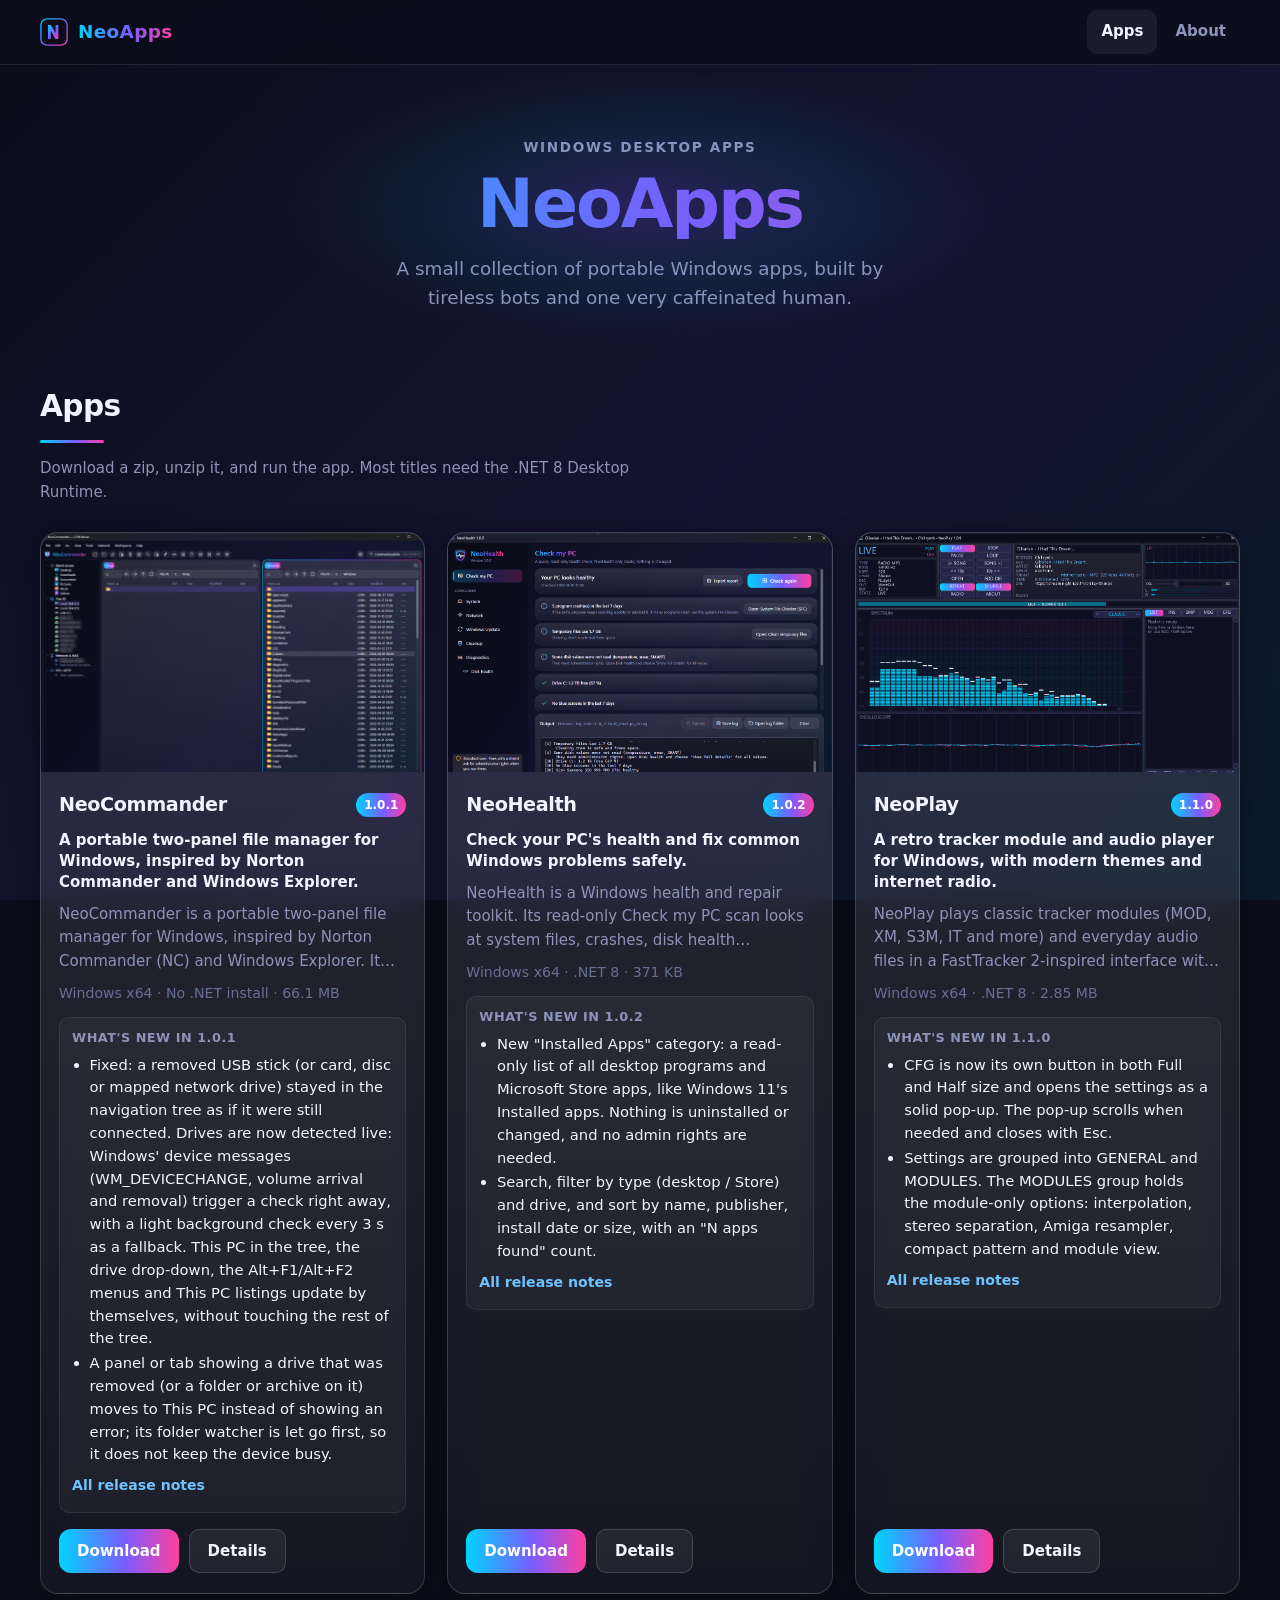
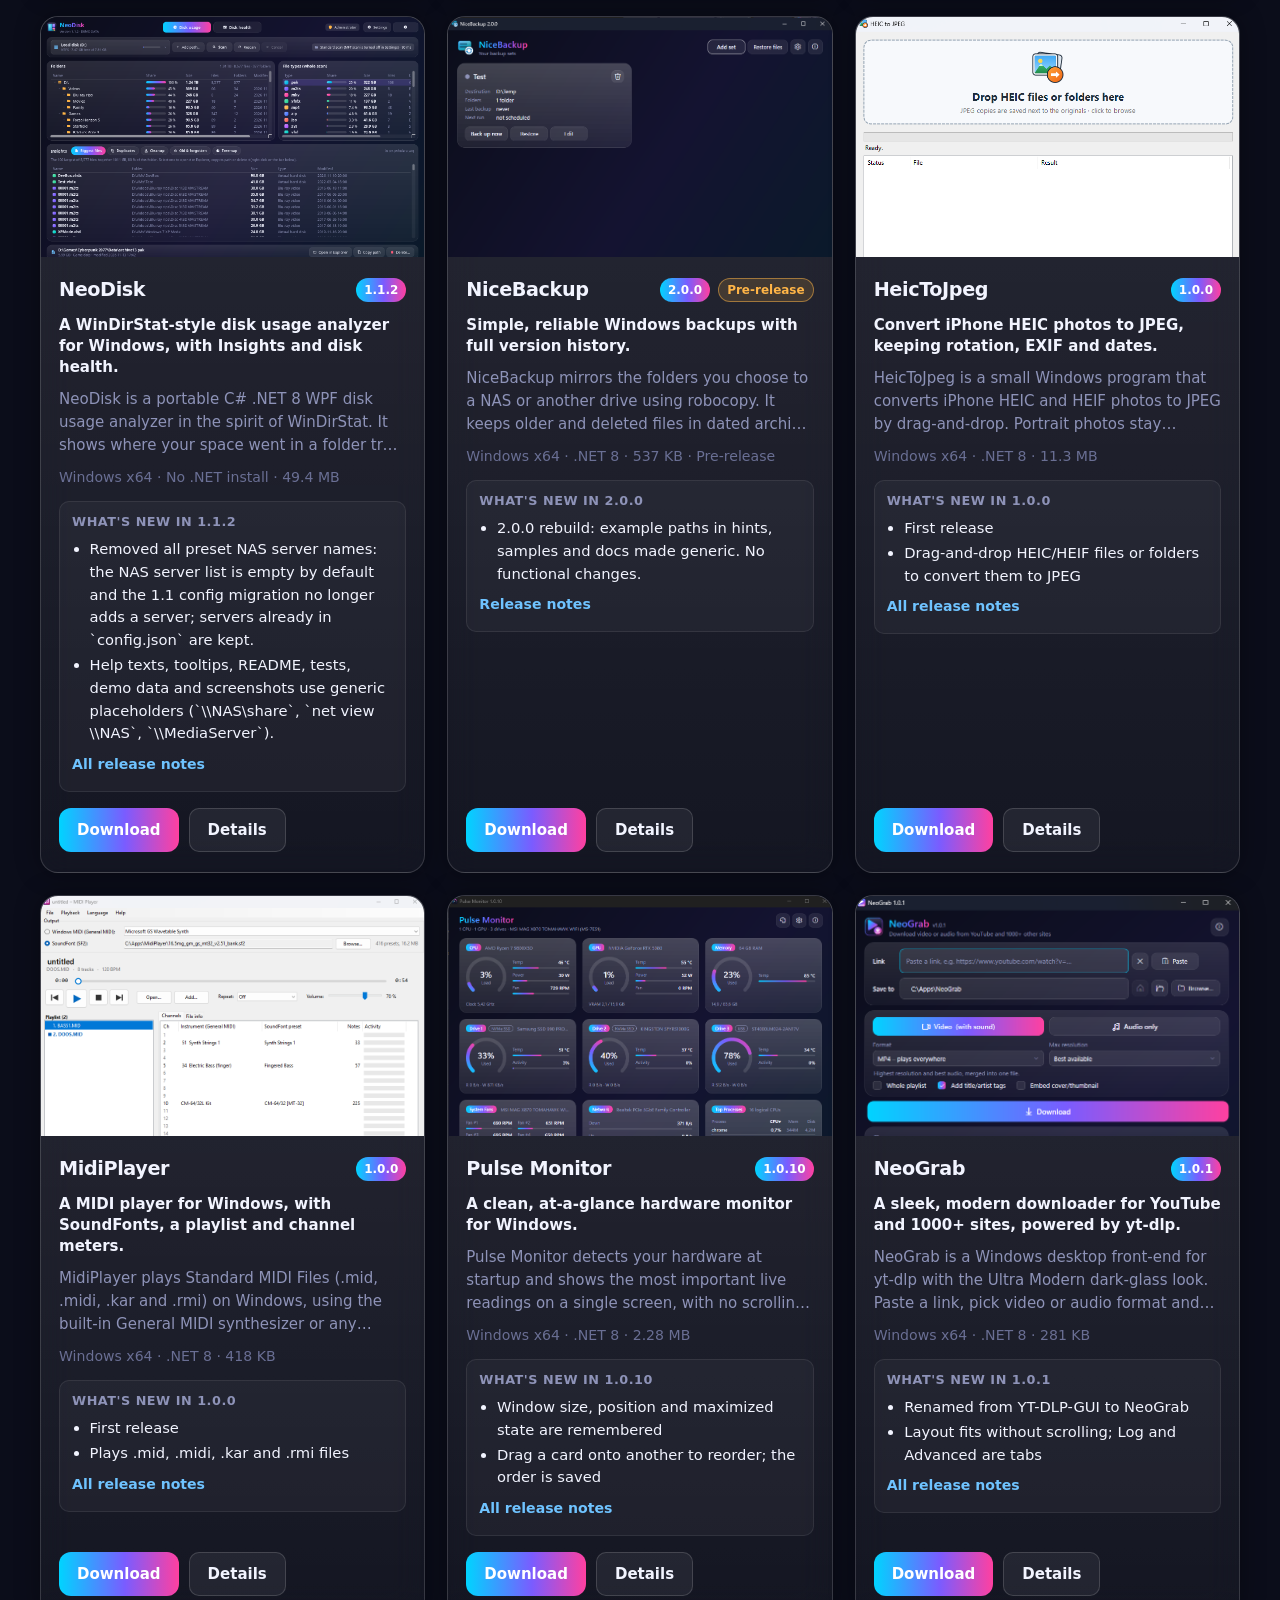
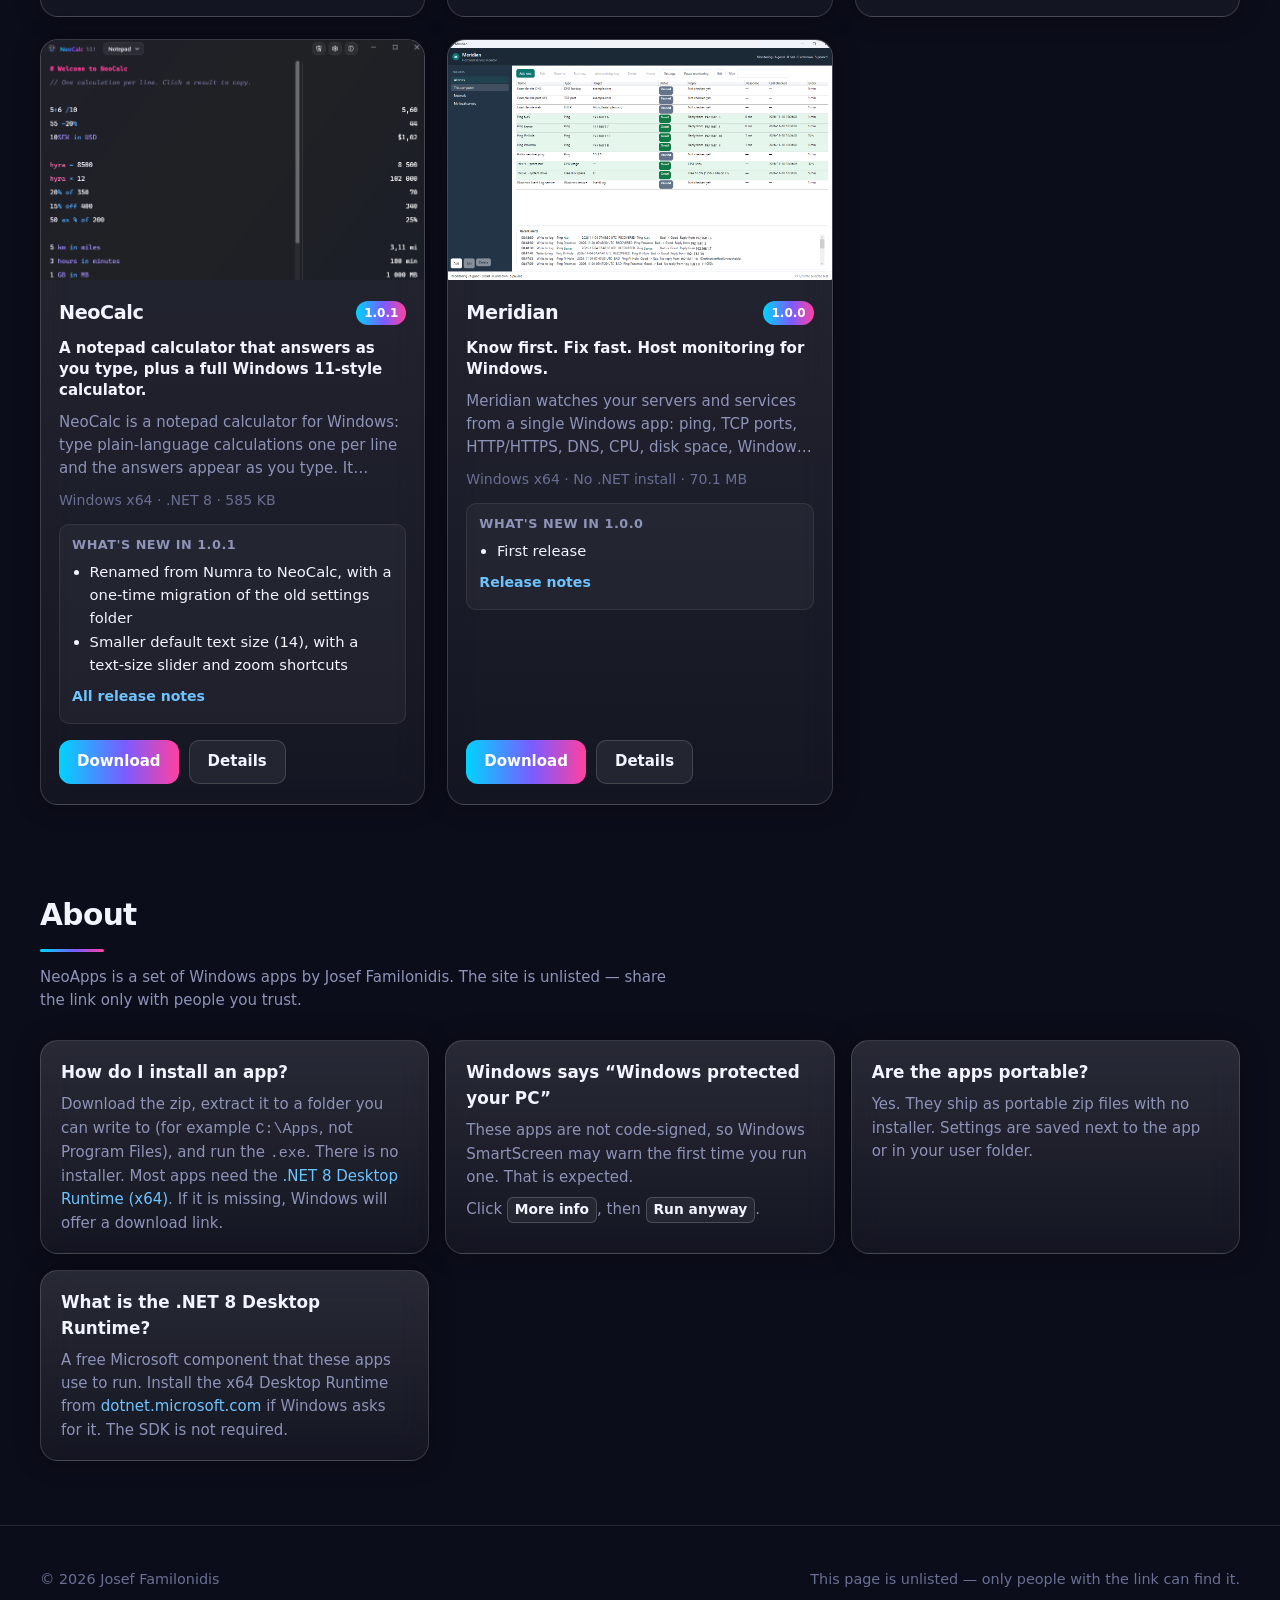
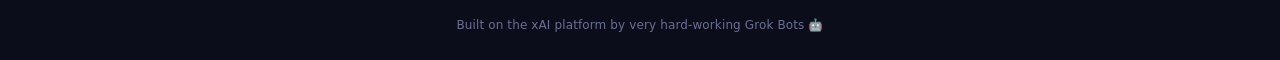
<file: index.html>
<!DOCTYPE html>
<html lang="en">
<head>
  <meta charset="utf-8">
  <meta name="viewport" content="width=device-width, initial-scale=1, viewport-fit=cover">
  <meta name="robots" content="noindex, nofollow">
  <meta name="description" content="Portable Windows desktop apps by Josef Familonidis.">
  <title>NeoApps</title>
  <link rel="icon" href="favicon.svg" type="image/svg+xml">
  <link rel="stylesheet" href="css/style.css">
</head>
<body>
  <a class="skip-link" href="#main">Skip to content</a>
  <header id="site-header"></header>
  <main id="main">
    <section class="hero" id="top">
      <div class="wrap">
        <p class="hero-kicker">Windows desktop apps</p>
        <h1 class="hero-title">NeoApps</h1>
        <p class="hero-sub" id="hero-sub">A small collection of portable Windows apps, built by tireless bots and one very caffeinated human.</p>
      </div>
    </section>

    <section id="apps" class="section">
      <div class="wrap">
        <h2 class="section-title">Apps</h2>
        <p class="section-lead">Download a zip, unzip it, and run the app. Most titles need the .NET 8 Desktop Runtime.</p>
        <div id="app-grid" class="app-grid"></div>
      </div>
    </section>

    <section id="about" class="section">
      <div class="wrap">
        <h2 class="section-title">About</h2>
        <p class="section-lead">NeoApps is a set of Windows apps by Josef Familonidis. The site is unlisted — share the link only with people you trust.</p>
        <div class="faq">
          <article class="faq-item">
            <h3>How do I install an app?</h3>
            <p>Download the zip, extract it to a folder you can write to (for example <code>C:\Apps</code>, not Program Files), and run the <code>.exe</code>. There is no installer. Most apps need the <a href="https://dotnet.microsoft.com/download/dotnet/8.0">.NET 8 Desktop Runtime (x64)</a>. If it is missing, Windows will offer a download link.</p>
          </article>
          <article class="faq-item">
            <h3>Windows says “Windows protected your PC”</h3>
            <p>These apps are not code-signed, so Windows SmartScreen may warn the first time you run one. That is expected.</p>
            <p>Click <span class="kbd">More info</span>, then <span class="kbd">Run anyway</span>.</p>
          </article>
          <article class="faq-item">
            <h3>Are the apps portable?</h3>
            <p>Yes. They ship as portable zip files with no installer. Settings are saved next to the app or in your user folder.</p>
          </article>
          <article class="faq-item">
            <h3>What is the .NET 8 Desktop Runtime?</h3>
            <p>A free Microsoft component that these apps use to run. Install the x64 Desktop Runtime from <a href="https://dotnet.microsoft.com/download/dotnet/8.0">dotnet.microsoft.com</a> if Windows asks for it. The SDK is not required.</p>
          </article>
        </div>
      </div>
    </section>
  </main>
  <footer id="site-footer"></footer>

  <div id="lightbox" class="lightbox" hidden role="dialog" aria-modal="true" aria-label="Screenshot">
    <button type="button" class="lightbox-close" aria-label="Close screenshot">×</button>
    <img alt="">
  </div>

  <script src="js/site.js" defer></script>
  <script src="js/home.js" defer></script>
</body>
</html>
</file>
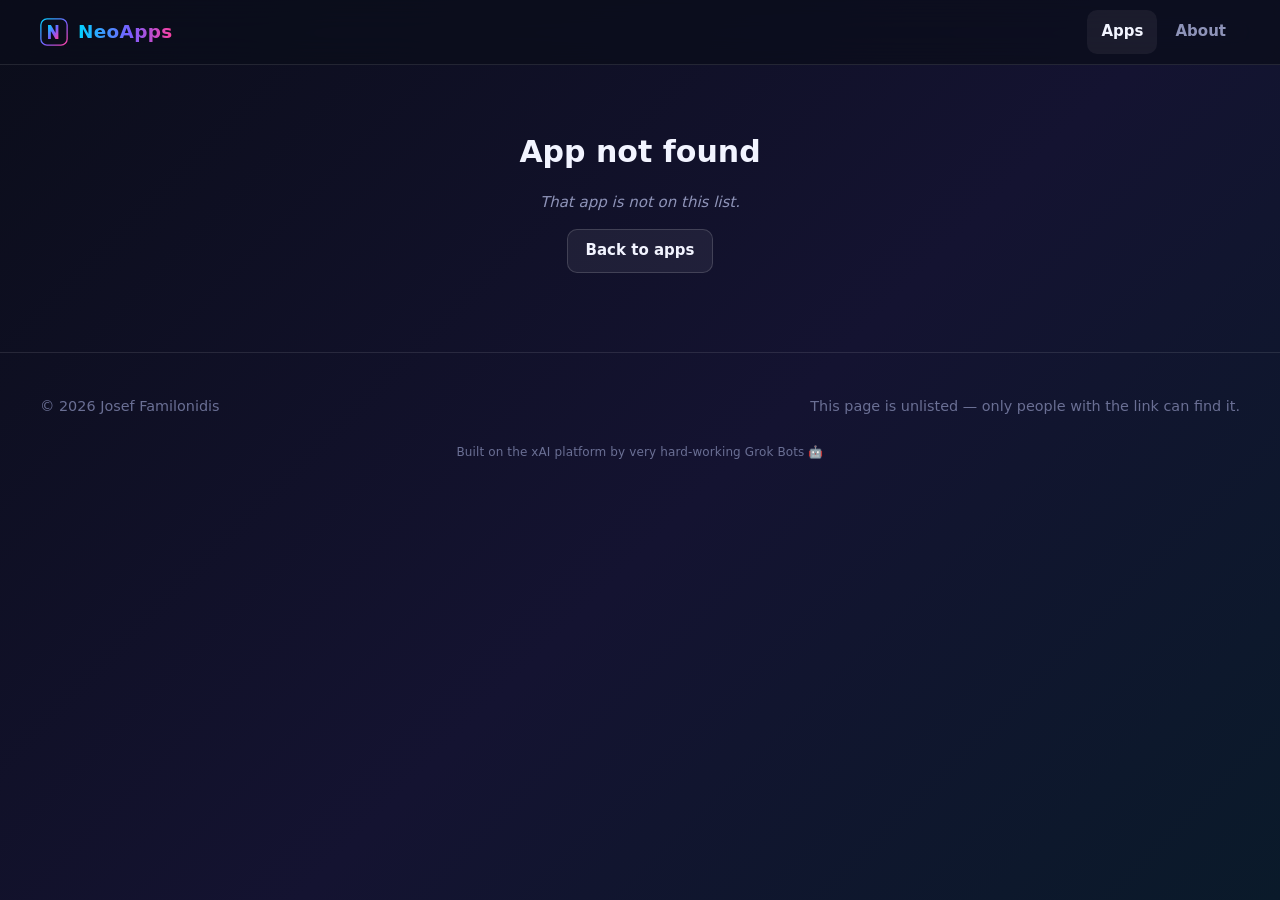
<file: app.html>
<!DOCTYPE html>
<html lang="en">
<head>
  <meta charset="utf-8">
  <meta name="viewport" content="width=device-width, initial-scale=1, viewport-fit=cover">
  <meta name="robots" content="noindex, nofollow">
  <meta name="description" content="A portable Windows desktop app by Josef Familonidis.">
  <title>App · NeoApps</title>
  <link rel="icon" href="favicon.svg" type="image/svg+xml">
  <link rel="stylesheet" href="css/style.css">
</head>
<body>
  <a class="skip-link" href="#main">Skip to content</a>
  <header id="site-header"></header>
  <main id="main">
    <div class="wrap" id="app-page">
      <p class="empty-note">Loading…</p>
    </div>
  </main>
  <footer id="site-footer"></footer>

  <div id="lightbox" class="lightbox" hidden role="dialog" aria-modal="true" aria-label="Screenshot">
    <button type="button" class="lightbox-close" aria-label="Close screenshot">×</button>
    <img alt="">
  </div>

  <script src="js/site.js" defer></script>
  <script src="js/app-page.js" defer></script>
</body>
</html>
</file>
<file: css/style.css>
/* NeoApps — Ultra Modern theme. All colours from the shared WPF Modern.xaml. */

:root {
  --bg-0: #0B0D1A;
  --bg-1: #141331;
  --bg-2: #0A1A2A;
  --page-bg: linear-gradient(135deg, #0B0D1A 0%, #141331 55%, #0A1A2A 100%);
  --card-bg: linear-gradient(180deg, rgba(255, 255, 255, 0.12), rgba(255, 255, 255, 0.04));
  --card-border: rgba(255, 255, 255, 0.15);
  --card-radius: 18px;
  --card-shadow: 0 0 24px rgba(0, 0, 0, 0.35);
  --accent: linear-gradient(90deg, #00D4FF 0%, #7A5CFF 55%, #FF40A0 100%);
  --accent-cyan: #00D4FF;
  --accent-violet: #7A5CFF;
  --accent-pink: #FF40A0;
  --text: #F2F4FF;
  --muted: #8E93B8;
  --dim: #6A6F94;
  --link: #6FC3FF;
  --ok: #3DDC97;
  --warn: #FFB547;
  --error: #FF5C7A;
  --btn-bg: rgba(255, 255, 255, 0.063);
  --btn-border: rgba(255, 255, 255, 0.15);
  --btn-radius: 10px;
  --btn-primary-radius: 12px;
  --font: "Segoe UI Variable Text", "Segoe UI", system-ui, Inter, sans-serif;
  --font-mono: "Cascadia Mono", Consolas, ui-monospace, monospace;
  --nav-height: 64px;
  --content: 1200px;
  --body: 15px;
  --tap: 44px;
  --pad: 24px;
  --safe-t: env(safe-area-inset-top, 0px);
  --safe-r: env(safe-area-inset-right, 0px);
  --safe-b: env(safe-area-inset-bottom, 0px);
  --safe-l: env(safe-area-inset-left, 0px);
  color-scheme: dark;
}

@media (max-width: 699px) {
  :root {
    --body: 16px;
    --pad: 16px;
    --nav-height: 56px;
  }
}

*,
*::before,
*::after {
  box-sizing: border-box;
}

html {
  scroll-behavior: smooth;
  scroll-padding-top: calc(var(--nav-height) + var(--safe-t) + 12px);
  -webkit-text-size-adjust: 100%;
  text-size-adjust: 100%;
}

body {
  margin: 0;
  min-height: 100dvh;
  font-family: var(--font);
  font-size: var(--body);
  line-height: 1.55;
  color: var(--text);
  background-color: var(--bg-0);
  background-image: var(--page-bg);
  background-attachment: fixed;
  background-size: cover;
  overflow-x: hidden;
}

img,
svg,
video {
  max-width: 100%;
  height: auto;
}

a {
  color: var(--link);
  text-decoration: none;
}

a:hover {
  text-decoration: underline;
}

:focus-visible {
  outline: 2px solid var(--accent-cyan);
  outline-offset: 3px;
}

.skip-link {
  position: absolute;
  left: var(--pad);
  top: -100px;
  z-index: 200;
  padding: 8px 14px;
  border-radius: 8px;
  background: var(--bg-0);
  color: var(--text);
}

.skip-link:focus {
  top: calc(var(--safe-t) + 8px);
}

.wrap {
  width: min(var(--content), calc(100% - var(--pad) - var(--pad) - var(--safe-l) - var(--safe-r)));
  margin-inline: auto;
}

/* ---- Header / nav ---- */

.site-header {
  position: sticky;
  top: 0;
  z-index: 100;
  padding-top: var(--safe-t);
  background: rgba(11, 13, 26, 0.78);
  backdrop-filter: blur(20px) saturate(1.2);
  -webkit-backdrop-filter: blur(20px) saturate(1.2);
  border-bottom: 1px solid rgba(255, 255, 255, 0.1);
}

.site-header .nav-inner {
  display: flex;
  align-items: center;
  justify-content: space-between;
  gap: 12px;
  min-height: var(--nav-height);
}

.brand {
  display: inline-flex;
  align-items: center;
  gap: 10px;
  min-height: var(--tap);
  font-weight: 700;
  font-size: 1.15rem;
  letter-spacing: 0.02em;
  color: var(--text);
  text-decoration: none;
}

.brand:hover {
  text-decoration: none;
}

.brand-mark {
  width: 28px;
  height: 28px;
  flex: 0 0 28px;
}

.brand-name {
  background-image: var(--accent);
  -webkit-background-clip: text;
  background-clip: text;
  color: transparent;
}

.nav-toggle {
  display: none;
  align-items: center;
  justify-content: center;
  width: var(--tap);
  height: var(--tap);
  margin-right: -8px;
  padding: 0;
  border: 1px solid var(--btn-border);
  border-radius: 10px;
  background: var(--btn-bg);
  color: var(--text);
  cursor: pointer;
}

.nav-toggle-bars,
.nav-toggle-bars::before,
.nav-toggle-bars::after {
  display: block;
  width: 18px;
  height: 2px;
  background: var(--text);
  border-radius: 1px;
  position: relative;
  transition: transform 0.2s ease, opacity 0.2s ease;
}

.nav-toggle-bars::before,
.nav-toggle-bars::after {
  content: "";
  position: absolute;
  left: 0;
}

.nav-toggle-bars::before { top: -6px; }
.nav-toggle-bars::after { top: 6px; }

.site-header.is-open .nav-toggle-bars {
  background: transparent;
}

.site-header.is-open .nav-toggle-bars::before {
  top: 0;
  transform: rotate(45deg);
}

.site-header.is-open .nav-toggle-bars::after {
  top: 0;
  transform: rotate(-45deg);
}

.nav-links {
  display: flex;
  align-items: center;
  gap: 4px;
  list-style: none;
  margin: 0;
  padding: 0;
}

.nav-links a {
  display: inline-flex;
  align-items: center;
  justify-content: center;
  min-height: var(--tap);
  padding: 0 14px;
  border-radius: 10px;
  color: var(--muted);
  font-weight: 600;
  text-decoration: none;
}

.nav-links a:hover,
.nav-links a[aria-current="page"],
.nav-links a.is-active {
  color: var(--text);
  background: rgba(255, 255, 255, 0.06);
  text-decoration: none;
}

@media (max-width: 699px) {
  .nav-toggle {
    display: inline-flex;
  }

  .nav-links {
    display: none;
    position: absolute;
    left: 0;
    right: 0;
    top: 100%;
    flex-direction: column;
    align-items: stretch;
    gap: 4px;
    padding: 8px max(var(--pad), var(--safe-l)) calc(12px + var(--safe-b)) max(var(--pad), var(--safe-r));
    background: #0B0D1A;
    border-bottom: 1px solid rgba(255, 255, 255, 0.1);
    box-shadow: 0 16px 32px rgba(0, 0, 0, 0.55);
  }

  .site-header.is-open .nav-links {
    display: flex;
  }

  .nav-links a {
    justify-content: flex-start;
    width: 100%;
    padding: 0 16px;
  }

  body.nav-open {
    overflow: hidden;
  }
}

/* ---- Hero ---- */

.hero {
  position: relative;
  padding: 72px 0 48px;
  overflow: hidden;
  text-align: center;
}

.hero::before {
  content: "";
  position: absolute;
  left: 50%;
  top: 0;
  width: min(720px, 90vw);
  height: 280px;
  transform: translateX(-50%);
  background: radial-gradient(ellipse at center, rgba(122, 92, 255, 0.22), rgba(0, 212, 255, 0.08) 40%, transparent 70%);
  pointer-events: none;
}

.hero-kicker {
  margin: 0 0 10px;
  color: var(--muted);
  font-size: 0.85rem;
  font-weight: 600;
  letter-spacing: 0.12em;
  text-transform: uppercase;
}

.hero-title {
  margin: 0 0 16px;
  font-size: clamp(2.4rem, 8vw, 4.25rem);
  font-weight: 700;
  letter-spacing: -0.03em;
  line-height: 1.05;
  background-image: var(--accent);
  -webkit-background-clip: text;
  background-clip: text;
  color: transparent;
}

.hero-sub {
  margin: 0 auto;
  max-width: 34rem;
  color: var(--muted);
  font-size: clamp(1rem, 2.2vw, 1.15rem);
}

@media (max-height: 850px) {
  .hero {
    padding: 48px 0 32px;
  }
}

/* ---- Sections ---- */

.section {
  padding: 24px 0 64px;
}

.section-title {
  margin: 0 0 8px;
  font-size: clamp(1.45rem, 3vw, 1.85rem);
  font-weight: 700;
  letter-spacing: -0.02em;
}

.section-title::after {
  content: "";
  display: block;
  width: 64px;
  height: 3px;
  margin: 10px 0 22px;
  border-radius: 2px;
  background-image: var(--accent);
}

.section-lead {
  margin: -8px 0 28px;
  color: var(--muted);
  max-width: 40rem;
}

/* ---- Cards / app grid ---- */

.app-grid {
  display: grid;
  grid-template-columns: repeat(auto-fit, minmax(min(100%, 320px), 1fr));
  gap: 22px;
}

.card {
  display: flex;
  flex-direction: column;
  background-image: var(--card-bg);
  border: 1px solid var(--card-border);
  border-radius: var(--card-radius);
  box-shadow: var(--card-shadow);
  backdrop-filter: blur(16px);
  -webkit-backdrop-filter: blur(16px);
  overflow: hidden;
  min-width: 0;
  transition: transform 0.2s ease, border-color 0.2s ease, box-shadow 0.2s ease;
}

@media (hover: hover) {
  .card:hover {
    transform: translateY(-2px);
    border-color: rgba(255, 255, 255, 0.28);
    box-shadow: 0 0 28px rgba(0, 0, 0, 0.45);
  }
}

.card-shot {
  position: relative;
  aspect-ratio: 16 / 10;
  background: rgba(0, 0, 0, 0.28);
  display: flex;
  align-items: center;
  justify-content: center;
  overflow: hidden;
}

.card-shot img {
  width: 100%;
  height: 100%;
  object-fit: cover;
  object-position: top center;
  cursor: zoom-in;
}

.card-shot img[data-lightbox] {
  -webkit-touch-callout: none;
}

.shot-placeholder {
  display: flex;
  flex-direction: column;
  align-items: center;
  justify-content: center;
  gap: 12px;
  width: 100%;
  height: 100%;
  padding: 24px;
  color: var(--muted);
  text-align: center;
  background:
    radial-gradient(ellipse at 50% 40%, rgba(122, 92, 255, 0.18), transparent 60%),
    rgba(0, 0, 0, 0.15);
}

.shot-placeholder img {
  width: 96px;
  height: 96px;
  object-fit: contain;
  cursor: default;
}

.shot-placeholder .ph-icon {
  width: 64px;
  height: 64px;
  border-radius: 16px;
  background-image: var(--accent);
  opacity: 0.85;
}

.shot-placeholder span {
  font-size: 0.92rem;
  font-weight: 600;
}

.card-body {
  display: flex;
  flex-direction: column;
  gap: 10px;
  padding: 18px 18px 20px;
  flex: 1;
  min-width: 0;
}

.card-head {
  display: flex;
  align-items: center;
  flex-wrap: wrap;
  gap: 8px;
}

.card-head h3 {
  margin: 0;
  font-size: 1.2rem;
  font-weight: 700;
  letter-spacing: -0.02em;
  margin-right: auto;
}

.card-head h3 a {
  color: var(--text);
  text-decoration: none;
}

.card-head h3 a:hover {
  color: var(--link);
}

.badge {
  display: inline-flex;
  align-items: center;
  justify-content: center;
  min-height: 24px;
  padding: 0 8px;
  border-radius: 999px;
  font-size: 0.75rem;
  font-weight: 700;
  line-height: 1;
  white-space: nowrap;
}

.badge-version {
  background-image: var(--accent);
  color: #fff;
}

.badge-pre {
  background: rgba(255, 181, 71, 0.15);
  border: 1px solid rgba(255, 181, 71, 0.5);
  color: var(--warn);
}

.badge-soon {
  background: rgba(142, 147, 184, 0.12);
  border: 1px solid rgba(142, 147, 184, 0.35);
  color: var(--muted);
}

.badge-new {
  background-image: var(--accent);
  color: #fff;
  letter-spacing: 0.08em;
  box-shadow: 0 0 10px rgba(0, 212, 255, 0.35);
}

.app-hero-info .card-head {
  margin-bottom: 8px;
  align-items: center;
}

.app-hero-info .card-head h1 {
  margin: 0;
  margin-right: auto;
}

.tagline {
  margin: 0;
  color: var(--text);
  font-weight: 600;
  line-height: 1.4;
}

.desc {
  margin: 0;
  color: var(--muted);
  display: -webkit-box;
  -webkit-line-clamp: 3;
  line-clamp: 3;
  -webkit-box-orient: vertical;
  overflow: hidden;
}

.desc code,
.prose code {
  font-family: var(--font-mono);
  font-size: 0.9em;
  color: var(--accent-cyan);
}

.meta {
  margin: 0;
  color: var(--dim);
  font-size: 0.88rem;
}

.whats-new {
  margin: 2px 0 0;
  padding: 10px 12px;
  border-radius: 10px;
  background: rgba(255, 255, 255, 0.04);
  border: 1px solid rgba(255, 255, 255, 0.08);
}

.whats-new h4 {
  margin: 0 0 6px;
  font-size: 0.8rem;
  font-weight: 700;
  letter-spacing: 0.04em;
  text-transform: uppercase;
  color: var(--muted);
}

.whats-new ul {
  margin: 0;
  padding-left: 1.1rem;
  color: var(--text);
  font-size: 0.92rem;
}

.whats-new li + li {
  margin-top: 2px;
}

.whats-new .more {
  display: inline-flex;
  align-items: center;
  min-height: 32px;
  margin-top: 4px;
  font-size: 0.88rem;
  font-weight: 600;
}

.card-actions {
  display: flex;
  flex-wrap: wrap;
  gap: 10px;
  margin-top: auto;
  padding-top: 6px;
}

/* ---- Buttons ---- */

.btn {
  display: inline-flex;
  align-items: center;
  justify-content: center;
  gap: 8px;
  min-height: var(--tap);
  padding: 0 18px;
  border-radius: var(--btn-radius);
  border: 1px solid var(--btn-border);
  background: var(--btn-bg);
  color: var(--text);
  font: inherit;
  font-weight: 600;
  text-decoration: none;
  cursor: pointer;
  position: relative;
  isolation: isolate;
  overflow: hidden;
  transition: border-color 0.15s ease, transform 0.15s ease;
}

.btn:hover {
  text-decoration: none;
  border-color: rgba(255, 255, 255, 0.32);
}

.btn::after {
  content: "";
  position: absolute;
  inset: 0;
  border-radius: inherit;
  background-image: var(--accent);
  opacity: 0;
  z-index: -1;
  transition: opacity 0.18s ease;
}

.btn:hover::after,
.btn:focus-visible::after {
  opacity: 0.95;
}

.btn-primary {
  border: 0;
  border-radius: var(--btn-primary-radius);
  background-image: var(--accent);
  color: #fff;
}

.btn-primary::after {
  display: none;
}

.btn-primary:hover {
  filter: brightness(1.08);
}

.btn:disabled,
.btn.is-disabled {
  opacity: 0.45;
  pointer-events: none;
}

@media (max-width: 519px) {
  .card-actions {
    flex-direction: column;
  }

  .card-actions .btn {
    width: 100%;
  }
}

/* ---- About / FAQ ---- */

.faq {
  display: grid;
  grid-template-columns: repeat(auto-fit, minmax(min(100%, 340px), 1fr));
  gap: 16px;
}

.faq-item {
  padding: 18px 20px;
  background-image: var(--card-bg);
  border: 1px solid var(--card-border);
  border-radius: var(--card-radius);
  box-shadow: var(--card-shadow);
  backdrop-filter: blur(16px);
  -webkit-backdrop-filter: blur(16px);
}

.faq-item h3 {
  margin: 0 0 8px;
  font-size: 1.05rem;
}

.faq-item p {
  margin: 0;
  color: var(--muted);
}

.faq-item p + p {
  margin-top: 8px;
}

.kbd {
  display: inline-block;
  padding: 1px 7px;
  border-radius: 6px;
  border: 1px solid rgba(255, 255, 255, 0.18);
  background: rgba(255, 255, 255, 0.06);
  color: var(--text);
  font-weight: 600;
  font-size: 0.92em;
  white-space: nowrap;
}

/* ---- Footer ---- */

.site-footer {
  padding: 28px 0 calc(28px + var(--safe-b));
  border-top: 1px solid rgba(255, 255, 255, 0.1);
  color: var(--dim);
  font-size: 0.9rem;
}

.site-footer .wrap {
  display: flex;
  flex-wrap: wrap;
  gap: 8px 24px;
  justify-content: space-between;
  align-items: baseline;
}

.site-footer .footer-built {
  width: min(var(--content), calc(100% - var(--pad) - var(--pad) - var(--safe-l) - var(--safe-r)));
  margin: 12px auto 0;
  text-align: center;
  font-size: 0.75rem;
  line-height: 1.4;
  font-weight: 400;
  color: #6A6F94;
  letter-spacing: 0.01em;
}

/* ---- App detail page ---- */

.back-link {
  display: inline-flex;
  align-items: center;
  min-height: var(--tap);
  margin: 16px 0 8px;
  color: var(--muted);
  font-weight: 600;
}

.back-link:hover {
  color: var(--link);
}

.app-hero {
  display: grid;
  grid-template-columns: minmax(0, 1.15fr) minmax(0, 1fr);
  gap: 32px;
  align-items: start;
  padding: 8px 0 32px;
}

.app-hero-shot {
  position: relative;
  aspect-ratio: 16 / 10;
  border-radius: var(--card-radius);
  border: 1px solid var(--card-border);
  background-image: var(--card-bg);
  box-shadow: var(--card-shadow);
  overflow: hidden;
  display: flex;
  align-items: center;
  justify-content: center;
}

.app-hero-shot img {
  width: 100%;
  height: 100%;
  object-fit: contain;
  cursor: zoom-in;
}

.app-hero-shot .shot-placeholder {
  min-height: 240px;
}

.shot-caption {
  margin: 8px 0 0;
  color: var(--dim);
  font-size: 0.85rem;
}

.app-hero-info h1 {
  margin: 0 0 8px;
  font-size: clamp(1.8rem, 4vw, 2.4rem);
  letter-spacing: -0.03em;
}

.app-hero-info .tagline {
  font-size: 1.05rem;
  margin-bottom: 12px;
}

.app-hero-info .prose {
  color: var(--muted);
}

.app-hero-info .card-actions {
  margin-top: 20px;
}

.run-hint {
  margin: 10px 0 0;
  color: var(--dim);
  font-size: 0.9rem;
}

.alt-downloads {
  margin: 10px 0 0;
  color: var(--muted);
  font-size: 0.9rem;
  line-height: 1.45;
}
.alt-downloads a {
  color: var(--link);
  text-decoration: underline;
  text-underline-offset: 2px;
}
.alt-downloads a:hover {
  color: var(--text);
}

.app-blocks {
  display: grid;
  gap: 28px;
  padding: 8px 0 64px;
}

.app-block h2 {
  margin: 0 0 12px;
  font-size: 1.25rem;
}

.feature-list,
.req-list,
.changes-list {
  margin: 0;
  padding-left: 1.2rem;
}

.feature-list li + li,
.req-list li + li,
.changes-list li + li {
  margin-top: 6px;
}

.changelog-entry + .changelog-entry {
  margin-top: 22px;
  padding-top: 18px;
  border-top: 1px solid rgba(255, 255, 255, 0.08);
}

.changelog-entry h3 {
  margin: 0 0 4px;
  font-size: 1.05rem;
  display: flex;
  flex-wrap: wrap;
  align-items: baseline;
  gap: 8px 12px;
}

.changelog-date {
  color: var(--dim);
  font-size: 0.88rem;
  font-weight: 500;
}

.empty-note {
  color: var(--muted);
  font-style: italic;
}

@media (max-width: 859px) {
  .app-hero {
    grid-template-columns: 1fr;
    gap: 20px;
  }
}


/* ---- Screenshot gallery ---- */

.shot-gallery {
  display: flex;
  flex-direction: column;
  gap: 10px;
}

.shot-thumbs {
  display: flex;
  gap: 8px;
  overflow-x: auto;
  padding: 2px 2px 6px;
  scrollbar-width: thin;
  -webkit-overflow-scrolling: touch;
}

.shot-thumb {
  flex: 0 0 auto;
  width: 92px;
  height: 58px;
  padding: 0;
  border: 1px solid var(--card-border);
  border-radius: 10px;
  background: rgba(0, 0, 0, 0.28);
  overflow: hidden;
  cursor: pointer;
  box-shadow: none;
}

.shot-thumb img {
  width: 100%;
  height: 100%;
  object-fit: cover;
  object-position: top center;
  display: block;
  pointer-events: none;
}

.shot-thumb:hover,
.shot-thumb:focus-visible {
  border-color: rgba(255, 255, 255, 0.4);
  outline: none;
}

.shot-thumb.is-active {
  border-color: #00D4FF;
  box-shadow: 0 0 0 1px #00D4FF;
}

@media (max-width: 859px) {
  .shot-thumb {
    width: 80px;
    height: 52px;
  }
}

/* ---- Lightbox ---- */

.lightbox {
  position: fixed;
  inset: 0;
  z-index: 300;
  display: flex;
  align-items: center;
  justify-content: center;
  padding: max(16px, var(--safe-t)) max(16px, var(--safe-r)) max(16px, var(--safe-b)) max(16px, var(--safe-l));
  background: rgba(6, 7, 16, 0.88);
  backdrop-filter: blur(12px);
  -webkit-backdrop-filter: blur(12px);
}

.lightbox[hidden] {
  display: none;
}

.lightbox img {
  max-width: 100%;
  max-height: calc(100dvh - 96px);
  width: auto;
  height: auto;
  object-fit: contain;
  border-radius: 12px;
  box-shadow: 0 0 40px rgba(0, 0, 0, 0.5);
  cursor: default;
  touch-action: manipulation;
}

.lightbox-close {
  position: absolute;
  top: max(8px, var(--safe-t));
  right: max(8px, var(--safe-r));
  width: var(--tap);
  height: var(--tap);
  border: 1px solid var(--btn-border);
  border-radius: 10px;
  background: var(--btn-bg);
  color: var(--text);
  font-size: 1.4rem;
  line-height: 1;
  cursor: pointer;
}

.lightbox-close:hover {
  background: rgba(255, 255, 255, 0.12);
}

body.lightbox-open {
  overflow: hidden;
}

/* ---- Status / missing ---- */

.page-status {
  padding: 64px 0;
  text-align: center;
}

.page-status h1 {
  margin: 0 0 12px;
}

/* ---- Reduced motion ---- */

@media (prefers-reduced-motion: reduce) {
  html { scroll-behavior: auto; }
  *, *::before, *::after {
    transition: none !important;
    animation: none !important;
  }
  .card:hover { transform: none; }
}

.nowrap { white-space: nowrap; }

.shot-label {
  position: absolute;
  left: 10px;
  bottom: 8px;
  padding: 3px 8px;
  border-radius: 6px;
  background: rgba(11, 13, 26, 0.72);
  color: #C8CCE0;
  font-size: 0.7rem;
  font-weight: 600;
  letter-spacing: 0.03em;
  line-height: 1.2;
  pointer-events: none;
}
</file>
